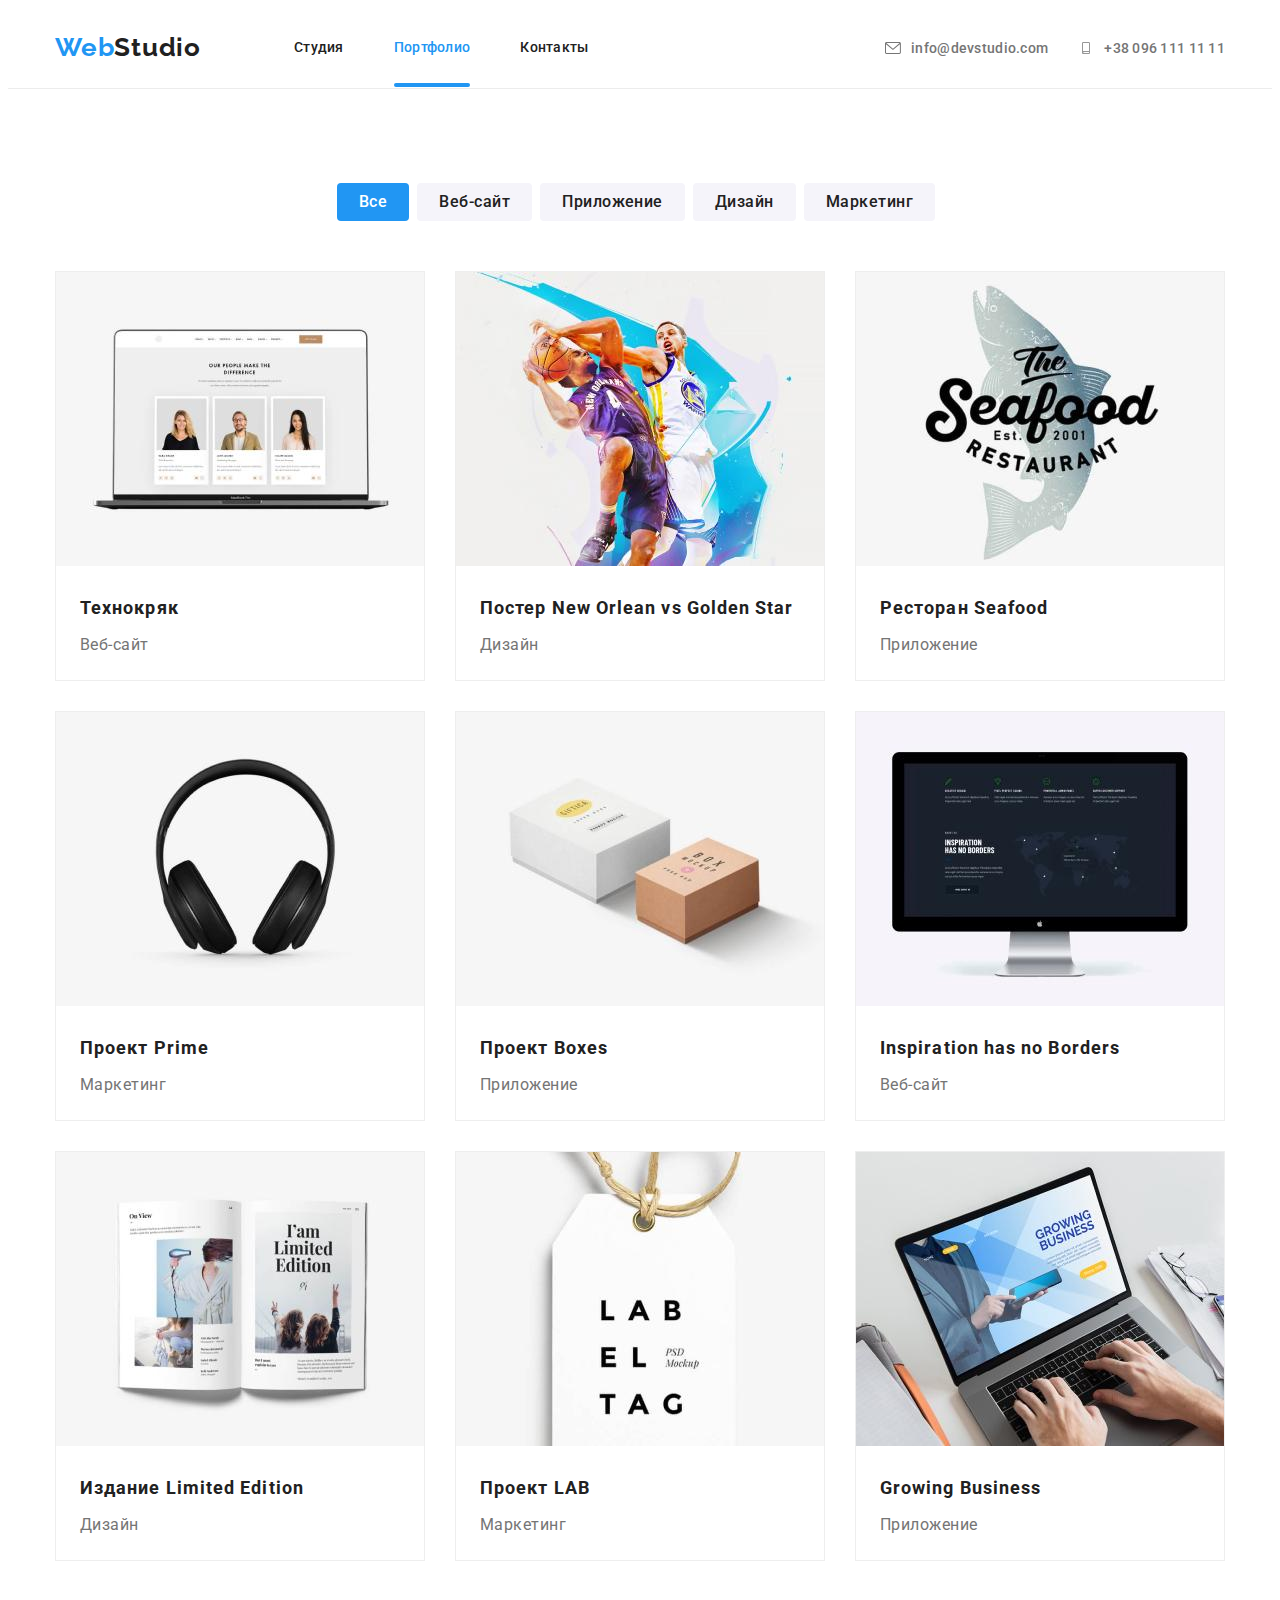
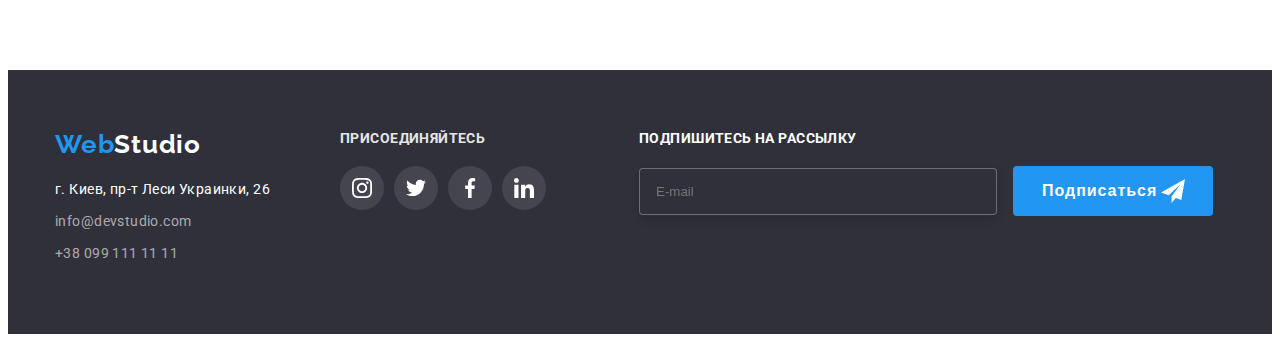
<file: portfolio.html>
<!DOCTYPE html>
<html lang="ru">
<head>
    <meta charset="UTF-8">
    <meta http-equiv="X-UA-Compatible" content="IE=edge">
    <meta name="viewport" content="width=device-width, initial-scale=1.0">
    <link rel="preconnect" href="https://fonts.googleapis.com">
    <link rel="preconnect" href="https://fonts.gstatic.com" crossorigin>
    <link href="https://fonts.googleapis.com/css2?family=Raleway:wght@700&family=Roboto:wght@400;500;700;900&display=swap"
        rel="stylesheet">
    <title>Портфоліо</title>
        <link rel="stylesheet" href="https://cdnjs.cloudflare.com/ajax/libs/modern-normalize/1.1.0/modern-normalize.min.css"
            integrity="sha512-wpPYUAdjBVSE4KJnH1VR1HeZfpl1ub8YT/NKx4PuQ5NmX2tKuGu6U/JRp5y+Y8XG2tV+wKQpNHVUX03MfMFn9Q=="
            crossorigin="anonymous" referrerpolicy="no-referrer" />
    <link rel="stylesheet" href="css/reset.css">
    <link rel="stylesheet" href="css/main.min.css">
</head>
<body class="body">
    <header class="header">
      <div class="container header__box">
        <a class="logo link" href="" lang="en">
          <span class="logo__color">Web</span>Studio
        </a>
      
        <nav class="navigation">
          <ul class="navigation__list list">
            <li class="navigation__item">
              <a class="navigation__link link " href="./index.html"> Студия</a>
            </li>
            <li class="navigation__item">
              <a class="navigation__link link current" href="">Портфолио</a>
            </li>
            <li class="navigation__item">
              <a class="navigation__link link" href="">Контакты</a>
            </li>
          </ul>
        </nav>

        <div class="contact">
        <a class="contact__link link" href="mailto:info@devstudio.com">
          <svg class="contact__icon" width="16" height="12">
            <use href="./images/icons.svg#icon-envelope-2"></use>
          </svg>
          info@devstudio.com</a>
        
        <a class="contact__link link" href="tel:+380961111111">
          <svg class="contact__icon" width="16" height="12">
            <use href="./images/icons.svg#icon-smartphone-2"></use>
          </svg>
          +38 096 111 11 11</a>
          </div>

          <button type="button" class="mob-menu__btn--open js-open-menu">
                <svg width="40" height="40">
                    <use href="images/icons.svg#icon-open_mob-menu"></use>
                </svg>
            </button>
        
        


                  <div class="mob-menu js-menu-container" id="mobile-menu" >
            <button type="button" class="mob-menu__btn--close js-close-menu">
                <svg width="40" height="40">
                    <use href="images/icons.svg#icon-close_mob-menu"></use>
                </svg>
            </button>
            <nav class=" mob-menu__nav">
                <ul class="mob-menu__list">
                    <li class="mob-menu__item"><a class="mob-menu__link mob-menu__link--current" href="./index.html">Студия</a>
                    </li>
                    <li class="mob-menu__item"><a class="mob-menu__link" href="./portfolio.html">Портфолио</a></li>
                    <li class="mob-menu__item"><a class="mob-menu__link" href="">Контакты</a></li>
                </ul>
            </nav>
            <div class="mob-menu__bottom">
                <a class="mob-menu__tel" href="tel:+380961111111">
                    +38 096 111 11 11
                </a>
                <a class="mob-menu__mail" href="mailto:info@devstudio.com">
                    info@devstudio.com
                </a>
                <ul class="mob-menu__social-list">
                    <li class="mob-menu__social-item">
                        <a href="" class="mob-menu__social-link">Instagram</a>
                    </li>
                    <li class="mob-menu__social-item">
                        <a href="" class="mob-menu__social-link">Twitter</a>
                    </li>
                    <li class="mob-menu__social-item">
                        <a href="" class="mob-menu__social-link">Facebook</a>
                    </li>
                    <li class="mob-menu__social-item">
                        <a href="" class="mob-menu__social-link">LinkedIn</a>
                    </li>
                </ul>
            </div>
        </div>

    </header>
    <main >
        <section class="portfolio">
            <!-- <div class="container"> -->
            <ul class="filter list ">
                <li class="filter__item"><a href=""><input class="filter__btn filter__btn-current" type="button" value="Все"></a></li>
                <li class="filter__item"><a href=""><input class="filter__btn" type="button" value="Веб-сайт"></a></li>
                <li class="filter__item"><a href=""><input class="filter__btn" type="button" value="Приложение"></a></li>
                <li class="filter__item"><a href=""><input class="filter__btn" type="button" value="Дизайн"></a></li>
                <li class="filter__item"><a href=""><input class="filter__btn" type="button" value="Маркетинг"></a></li>
            </ul>
            <ul class="project list">
                <li class="project__item">
                  <a href="" class="project__link link">
                  <div class="projeсt__overlay">
                              <picture class="projeсt__image">
                                <source 
                                srcset="
                                ./images/portfolio/portfolio-1-desktop.jpg 1x, 
                                ./images/portfolio/portfolio-1-desktop@2x.jpg 2x"
                                media="(min-width: 1200px)" />
                                <source 
                                srcset="
                                ./images/portfolio/portfolio-1-tablet.jpg 1x, 
                                ./images/portfolio/portfolio-1-tablet@2x.jpg 2x"
                                media="(min-width: 768px)" />
                                <source 
                                srcset="
                                ./images/portfolio/portfolio-1-mobile.jpg 1x, 
                                ./images/portfolio/portfolio-1-mobile@2x.jpg 2x"
                                media="(min-width: 480px)" />
                                <img 
                                src="./images/portfolio/portfolio-1-desktop.jpg" 
                                alt="Портрет Игорь Демьяненко">
                              </picture>

                    <p class="projeсt__overlay-text">Технокряк это современная площадка распространения коронавируса. Компании используют эту платформу для цифрового шпионажа и атак на защищённые сервера конкурентов.</p>
                  </div>
                    <div class="project__card">
                        <h3 class="projeсt__name">Технокряк</h3>
                        <p class="projeсt__part">Веб-сайт</p>
                    </div>
                    </a>
                </li>
                <li class="project__item">
                  <a href="" class="project__link link">
                    <div class="projeсt__overlay">
                              <picture>
                                <source 
                                srcset="
                                ./images/portfolio/portfolio-2-desktop.jpg 1x, 
                                ./images/portfolio/portfolio-2-desktop@2x.jpg 2x"
                                media="(min-width: 1200px)" />
                                <source 
                                srcset="
                                ./images/portfolio/portfolio-2-tablet.jpg 1x, 
                                ./images/portfolio/portfolio-2-tablet@2x.jpg 2x"
                                media="(min-width: 768px)" />
                                <source 
                                srcset="
                                ./images/portfolio/portfolio-2-mobile.jpg 1x, 
                                ./images/portfolio/portfolio-2-mobile@2x.jpg 2x"
                                media="(min-width: 480px)" />
                                <img 
                                src="./images/portfolio/portfolio-2-desktop.jpg" 
                                alt="Портрет Игорь Демьяненко">
                              </picture>

                    <p class="projeсt__overlay-text">Технокряк это современная площадка распространения коронавируса. Компании используют эту платформу для цифрового шпионажа и атак на защищённые сервера конкурентов.</p>
                  </div>
                    <div class="project__card">
                        <h3 class="projeсt__name">Постер <span lang="en">New Orlean vs Golden Star</span> </h3>
                        <p class="projeсt__part">Дизайн</p>
                    </div>
                </a>
                </li>
                <li class="project__item">
                  <a href="" class="project__link link">
                    <div class="projeсt__overlay">
                    <picture>
                                <source 
                                srcset="
                                ./images/portfolio/portfolio-3-desktop.jpg 1x, 
                                ./images/portfolio/portfolio-3-desktop@2x.jpg 2x"
                                media="(min-width: 1200px)" />
                                <source 
                                srcset="
                                ./images/portfolio/portfolio-3-tablet.jpg 1x, 
                                ./images/portfolio/portfolio-3-tablet@2x.jpg 2x"
                                media="(min-width: 768px)" />
                                <source 
                                srcset="
                                ./images/portfolio/portfolio-3-mobile.jpg 1x, 
                                ./images/portfolio/portfolio-3-mobile@2x.jpg 2x"
                                media="(min-width: 480px)" />
                                <img 
                                src="./images/portfolio/portfolio-3-desktop.jpg" 
                                alt="Портрет Игорь Демьяненко">
                              </picture>
                    <p class="projeсt__overlay-text">Технокряк это современная площадка распространения коронавируса. Компании используют эту платформу для цифрового шпионажа и атак на защищённые сервера конкурентов.</p>
                  </div>
                    <div class="project__card">
                        <h3 class="projeсt__name">Ресторан <span lang="en">Seafood</span> </h3>
                        <p class="projeсt__part">Приложение</p>
                    </div>
                </a>
                </li>
                <li class="project__item">
                  <a href="" class="project__link link">
                    <div class="projeсt__overlay">
                    <picture>
                                <source 
                                srcset="
                                ./images/portfolio/portfolio-4-desktop.jpg 1x, 
                                ./images/portfolio/portfolio-4-desktop@2x.jpg 2x"
                                media="(min-width: 1200px)" />
                                <source 
                                srcset="
                                ./images/portfolio/portfolio-4-tablet.jpg 1x, 
                                ./images/portfolio/portfolio-4-tablet@2x.jpg 2x"
                                media="(min-width: 768px)" />
                                <source 
                                srcset="
                                ./images/portfolio/portfolio-4-mobile.jpg 1x, 
                                ./images/portfolio/portfolio-4-mobile@2x.jpg 2x"
                                media="(min-width: 480px)" />
                                <img 
                                src="./images/portfolio/portfolio-4-desktop.jpg" 
                                alt="Портрет Игорь Демьяненко">
                              </picture>
                    <p class="projeсt__overlay-text">Технокряк это современная площадка распространения коронавируса. Компании используют эту платформу для цифрового шпионажа и атак на защищённые сервера конкурентов.</p>
                  </div>
                    <div class="project__card">
                        <h3 class="projeсt__name">Проект <span lang="en">Prime</span> </h3>
                        <p class="projeсt__part">Маркетинг</p>
                    </div>
                </a>
                </li>
                <li class="project__item">
                  <a href="" class="project__link link">
                    <div class="projeсt__overlay">
                    <picture>
                                <source 
                                srcset="
                                ./images/portfolio/portfolio-5-desktop.jpg 1x, 
                                ./images/portfolio/portfolio-5-desktop@2x.jpg 2x"
                                media="(min-width: 1200px)" />
                                <source 
                                srcset="
                                ./images/portfolio/portfolio-5-tablet.jpg 1x, 
                                ./images/portfolio/portfolio-5-tablet@2x.jpg 2x"
                                media="(min-width: 768px)" />
                                <source 
                                srcset="
                                ./images/portfolio/portfolio-5-mobile.jpg 1x, 
                                ./images/portfolio/portfolio-5-mobile@2x.jpg 2x"
                                media="(min-width: 480px)" />
                                <img 
                                src="./images/portfolio/portfolio-5-desktop.jpg" 
                                alt="Портрет Игорь Демьяненко">
                              </picture>
                    <p class="projeсt__overlay-text">Технокряк это современная площадка распространения коронавируса. Компании используют эту платформу для цифрового шпионажа и атак на защищённые сервера конкурентов.</p>
                  </div>
                    <div class="project__card"><h3 class="projeсt__name">Проект <span lang="en">Boxes</span> </h3>
                    <p class="projeсt__part">Приложение</p>
                </div>
                
                </li></a>
                <li class="project__item">
                    <a href="" class="project__link link">
                      <div class="projeсt__overlay">
                    <picture>
                                <source 
                                srcset="
                                ./images/portfolio/portfolio-6-desktop.jpg 1x, 
                                ./images/portfolio/portfolio-6-desktop@2x.jpg 2x"
                                media="(min-width: 1200px)" />
                                <source 
                                srcset="
                                ./images/portfolio/portfolio-6-tablet.jpg 1x, 
                                ./images/portfolio/portfolio-6-tablet@2x.jpg 2x"
                                media="(min-width: 768px)" />
                                <source 
                                srcset="
                                ./images/portfolio/portfolio-6-mobile.jpg 1x, 
                                ./images/portfolio/portfolio-6-mobile@2x.jpg 2x"
                                media="(min-width: 480px)" />
                                <img 
                                src="./images/portfolio/portfolio-6-desktop.jpg" 
                                alt="Портрет Игорь Демьяненко">
                              </picture>
                    <p class="projeсt__overlay-text">Технокряк это современная площадка распространения коронавируса. Компании используют эту платформу для цифрового шпионажа и атак на защищённые сервера конкурентов.</p>
                  </div>
                    <div class="project__card">
                        <h3 class="projeсt__name" lang="en">Inspiration has no Borders</h3>
                        <p class="projeсt__part">Веб-сайт</p>
                    </div>
                </a>
                </li>
                <li class="project__item">
                    <a href="" class="project__link link">
                      <div class="projeсt__overlay">
                    <picture>
                                <source 
                                srcset="
                                ./images/portfolio/portfolio-7-desktop.jpg 1x, 
                                ./images/portfolio/portfolio-7-desktop@2x.jpg 2x"
                                media="(min-width: 1200px)" />
                                <source 
                                srcset="
                                ./images/portfolio/portfolio-7-tablet.jpg 1x, 
                                ./images/portfolio/portfolio-7-tablet@2x.jpg 2x"
                                media="(min-width: 768px)" />
                                <source 
                                srcset="
                                ./images/portfolio/portfolio-7-mobile.jpg 1x, 
                                ./images/portfolio/portfolio-7-mobile@2x.jpg 2x"
                                media="(min-width: 480px)" />
                                <img 
                                src="./images/portfolio/portfolio-7-desktop.jpg" 
                                alt="Портрет Игорь Демьяненко">
                              </picture>
                    <p class="projeсt__overlay-text">Технокряк это современная площадка распространения коронавируса. Компании используют эту платформу для цифрового шпионажа и атак на защищённые сервера конкурентов.</p>
                  </div>
                    <div class="project__card">
                        <h3 class="projeсt__name">Издание <span lang="en">Limited Edition</span> </h3>
                        <p class="projeсt__part">Дизайн</p>
                    </div>
                </a>
                </li>
                <li class="project__item">
                    <a href="" class="project__link link">
                      <div class="projeсt__overlay">
                    <picture>
                                <source 
                                srcset="
                                ./images/portfolio/portfolio-8-desktop.jpg 1x, 
                                ./images/portfolio/portfolio-8-desktop@2x.jpg 2x"
                                media="(min-width: 1200px)" />
                                <source 
                                srcset="
                                ./images/portfolio/portfolio-8-tablet.jpg 1x, 
                                ./images/portfolio/portfolio-8-tablet@2x.jpg 2x"
                                media="(min-width: 768px)" />
                                <source 
                                srcset="
                                ./images/portfolio/portfolio-8-mobile.jpg 1x, 
                                ./images/portfolio/portfolio-8-mobile@2x.jpg 2x"
                                media="(min-width: 480px)" />
                                <img 
                                src="./images/portfolio/portfolio-8-desktop.jpg" 
                                alt="Портрет Игорь Демьяненко">
                              </picture>
                    <p class="projeсt__overlay-text">Технокряк это современная площадка распространения коронавируса. Компании используют эту платформу для цифрового шпионажа и атак на защищённые сервера конкурентов.</p>
                  </div>
                    <div class="project__card">
                        <h3 class="projeсt__name">Проект <span lang="en">LAB</span> </h3>
                        <p class="projeсt__part">Маркетинг</p>
                    </div>
                </a>
                </li>
                <li class="project__item">
                    <a href="" class="project__link link">
                      <div class="projeсt__overlay">
                    <picture>
                                <source 
                                srcset="
                                ./images/portfolio/portfolio-9-desktop.jpg 1x, 
                                ./images/portfolio/portfolio-9-desktop@2x.jpg 2x"
                                media="(min-width: 1200px)" />
                                <source 
                                srcset="
                                ./images/portfolio/portfolio-9-tablet.jpg 1x, 
                                ./images/portfolio/portfolio-9-tablet@2x.jpg 2x"
                                media="(min-width: 768px)" />
                                <source 
                                srcset="
                                ./images/portfolio/portfolio-9-mobile.jpg 1x, 
                                ./images/portfolio/portfolio-9-mobile@2x.jpg 2x"
                                media="(min-width: 480px)" />
                                <img 
                                src="./images/portfolio/portfolio-9-desktop.jpg" 
                                alt="Портрет Игорь Демьяненко">
                              </picture>
                    <p class="projeсt__overlay-text">Технокряк это современная площадка распространения коронавируса. Компании используют эту платформу для цифрового шпионажа и атак на защищённые сервера конкурентов.</p>
                  </div>
                    <div class="project__card">
                        <h3 class="projeсt__name" lang="en">Growing Business</h3>
                        <p class="projeсt__part">Приложение</p>
                    </div>
                </a>
                </li>
            </ul>
            
            <!-- </div> -->
        </section>
    </main>
    <footer class="footer">
      <section class="footer__box container">
        <div class="footer__tab">
        <div class="footer__address">
          <a class="footer__logo logo link" href="" lang="en"
            ><span class="logo__color">Web</span>Studio
          </a>
          <address class="footer__adr">
            <a
              class="footer__map link"
              href="https://goo.gl/maps/GrZTc98YmpMvjkZD6"
              target="_blank"
              rel="noopener noreferrer"
              >г. Киев, пр-т Леси Украинки, 26</a
            >
          </address>
          <a class="footer__link link" href="mailto:info@devstudio.com"
            >info@devstudio.com</a
          >
          <a class="footer__link link" href="tel:+380961111111"
            >+38 099 111 11 11</a
          >
        </div>
        <div class="join">
          <p class="join__title">присоединяйтесь</p>
          <ul class="join__list list">
            <li class="join__item">
              <a href="" class="join__link">
              <svg class="join__icon" width="20" height="20" >
                <use href="./images/icons.svg#icon-instagram-1-2"></use>
              </svg>
            </a>
          </li>
          <li class="join__item">
              <a href="" class="join__link">
              <svg class="join__icon" width="20" height="20" >
                <use href="./images/icons.svg#icon-twitter-1-2"></use>
              </svg>
            </a>
          </li>
          <li class="join__item">
              <a href="" class="join__link">
              <svg class="join__icon" width="20" height="20" >
                <use href="./images/icons.svg#icon-facebook-1-2"></use>
              </svg>
            </a>
          </li>
          <li class="join__item">
              <a href="" class="join__link">
              <svg class="join__icon" width="20" height="20" >
                <use href="./images/icons.svg#icon-linkedin-1-2"></use>
              </svg>
            </a>
          </li>
          </ul>
        </div>
        </div>

        <div class="subscribe">
          <h2 class="subscribe__text">Подпишитесь на рассылку</h2>
          <input type="email" placeholder="E-mail">
          <button class="subscribe__btn order__btn"><span></span> Подписаться    
              <svg class="join__icon" width="24" height="24" >
                <use href="./images/icons.svg#icon-telegram"></use>
              </svg>
          </button>
        </div>
      </section>
    </footer>
        <script defer src="js/mobile-menu.js"></script>

</body>
</html>
</file>
<file: css/main.min.css>
.container{width:480px;padding-left:15px;padding-right:15px;margin:0 auto}@media screen and (min-width: 768px){.container{width:768px}}@media screen and (min-width: 1200px){.container{width:1200px}}body{font-family:"Roboto", sans-serif;color:var(--body-color)}a{text-decoration:none}ul{list-style:none}.header{border-bottom:1px solid #ececec}.header__box{align-items:center;display:flex;padding-top:16px;padding-bottom:16px;height:60px}@media screen and (min-width: 767px){.header__box{padding-bottom:0;padding-top:26px;padding-bottom:26px;height:80px}}@media screen and (min-width: 1200px){.header__box{padding-top:24px;padding-bottom:25px}}.logo{color:var(--headlines-color);font-family:"Raleway";font-style:normal;font-weight:bold;font-size:24px;line-height:28px;letter-spacing:0.03em}@media screen and (min-width: 1200px){.logo{font-size:26px;line-height:31px}}.logo__color{color:var(--accent-color)}.contact{margin-left:auto}@media screen and (min-width: 1200px){.contact{display:flex}}.contact__icon{margin-right:10px;fill:currentColor}.contact__icon:hover,.contact__icon:focus{fill:currentColor}.contact__link{display:flex;align-items:center;font-style:normal;font-weight:500;font-size:12px;line-height:14px;letter-spacing:0.02em;color:var(--text-color);margin-bottom:10px;margin-left:auto;transition-property:color;transition-duration:var(--animation-duration);transition-timing-function:var(--timing-function)}.contact__link:hover,.contact__link:focus{color:var(--accent-color)}@media screen and (max-width: 767.5px){.contact__link{display:none}}@media screen and (min-width: 1200px){.contact__link{margin-bottom:0;margin-right:30px;font-size:14px;line-height:16px}}.contact__link:last-child{margin-right:0px;margin-bottom:0}.hero{background-color:var(--background-color);background-repeat:no-repeat;background-position:center;background-size:cover;max-width:480px;height:400px;margin:auto;padding-top:118px;padding-bottom:118px;text-align:center;background-image:linear-gradient(rgba(47,48,58,0.4), rgba(47,48,58,0.4)),url(../images/hero/hero-bg-mobile.jpg)}@media (min-device-pixel-ratio: 2), (min-resolution: 192dpi), (min-resolution: 2dppx){.hero{background-image:linear-gradient(rgba(47,48,58,0.4), rgba(47,48,58,0.4)),url(../images/hero/hero-bg-mobile@2x.jpg)}}@media screen and (min-width: 768px){.hero{background-image:linear-gradient(rgba(47,48,58,0.4), rgba(47,48,58,0.4)),url(../images/hero/hero-bg-tablet.jpg)}}@media screen and (min-width: 768px) and (min-device-pixel-ratio: 2), screen and (min-width: 768px) and (min-resolution: 192dpi), screen and (min-width: 768px) and (min-resolution: 2dppx){.hero{background-image:linear-gradient(rgba(47,48,58,0.4), rgba(47,48,58,0.4)),url(../images/hero/hero-bg-tablet@2x.jpg)}}@media screen and (min-width: 1200px){.hero{padding-top:200px;padding-bottom:200px;background-image:linear-gradient(rgba(47,48,58,0.4), rgba(47,48,58,0.4)),url(../images/hero/hero-bg-desktop.jpg)}}@media screen and (min-width: 1200px) and (min-device-pixel-ratio: 2), screen and (min-width: 1200px) and (min-resolution: 192dpi), screen and (min-width: 1200px) and (min-resolution: 2dppx){.hero{background-image:linear-gradient(rgba(47,48,58,0.4), rgba(47,48,58,0.4)),url(../images/hero/hero-bg-desktop@2x.jpg)}}@media screen and (min-width: 768px){.hero{max-width:768px}}@media screen and (min-width: 1200px){.hero{max-width:1600px;height:600px;padding-top:200px;padding-bottom:200px}}.hero__title{color:var(--text-white-color);font-style:normal;font-weight:900;font-size:26px;line-height:42px;text-align:center;letter-spacing:0.06em;text-transform:uppercase;max-width:360px;margin:0 auto;margin-bottom:30px}@media screen and (min-width: 1200px){.hero__title{max-width:696px;font-size:44px;line-height:60px}}.btn{background-color:var(--accent-color);color:var(--text-white-color);cursor:pointer;font-style:normal;font-weight:bold;font-size:16px;line-height:1.87;letter-spacing:0.06em;font-family:"Roboto";margin:0 auto;border:none;padding:10px 32px;box-shadow:0px 4px 4px rgba(0,0,0,0.15);border-radius:4px;transition-property:background-color;transition-duration:var(--animation-duration);transition-timing-function:var(--timing-function)}.btn:hover,.btn:focus{background-color:var(--accent-hover-color)}.features{padding-top:60px;padding-bottom:60px;width:auto}@media screen and (min-width: 1200px){.features{padding-top:94px;padding-bottom:94px}}.features__list{margin-bottom:-30px}@media screen and (min-width: 768px){.features__list{display:flex;flex-direction:row;flex-wrap:wrap;margin:-15px}}.features__item{width:450px;margin-bottom:30px}@media screen and (min-width: 768px){.features__item{width:calc((100% - 4 * 15px) / 2);margin:15px}}@media screen and (min-width: 1200px){.features__item{width:calc((100% - 8 * 15px) / 4);margin:15px}}.features__item::before{content:"";display:block;height:120px;margin-bottom:30px;background-color:#f5f4fa;background-size:70px, 70px;background-repeat:no-repeat;background-position:center;border-radius:4px}.attention-icon::before{background-image:url(../images/antenna.svg)}.punctuality-icon::before{background-image:url(../images/clock.svg)}.plan-icon::before{background-image:url(../images/diagram.svg)}.modern-icon::before{background-image:url(../images/astronaut.svg)}.features__name{color:var(--headlines-color);font-style:normal;font-weight:bold;font-size:14px;line-height:1.14;letter-spacing:0.03em;text-transform:uppercase;margin-bottom:10px;text-align:center}@media screen and (min-width: 768px){.features__name{text-align:left}}.features__description{color:var(--text-color);font-style:normal;font-weight:normal;font-size:14px;line-height:1.7;letter-spacing:0.03em}.services{padding-bottom:94px;display:none}@media screen and (min-width: 1200px){.services{display:block}}.services__title{color:var(--headlines-color);text-align:center;font-style:normal;font-weight:bold;font-size:36px;line-height:1.16;letter-spacing:0.03em;margin-bottom:50px}.pic{display:flex;flex-wrap:wrap}.pic__item{margin-right:30px;flex-basis:calc(100% / 3 - 30px);position:relative}.pic__item:nth-child(3n+3){margin-right:0}.pic__image-overlay{position:absolute;bottom:0;left:0;width:100%;max-height:70px;background:rgba(47,48,58,0.8);padding-top:27px;padding-bottom:27px}.pic__image-overlay-text{font-weight:bold;font-size:14px;line-height:16px;text-align:center;letter-spacing:0.03em;text-transform:uppercase;color:var(--text-white-color)}.team{background-color:var(--btn-color);padding-top:60px;padding-bottom:60px}@media screen and (min-width: 1200px){.team{padding-top:94px;padding-bottom:94px}}.team__list{margin-bottom:-30px}@media screen and (min-width: 768px){.team__list{display:flex;flex-wrap:wrap;margin:-15px}}.team__item{width:450px;margin-bottom:30px;background-color:var(--text-white-color);box-shadow:0px 1px 3px rgba(0,0,0,0.12),0px 1px 1px rgba(0,0,0,0.14),0px 2px 1px rgba(0,0,0,0.2);border-radius:0px 0px 4px 4px}@media screen and (min-width: 768px){.team__item{width:calc((100% - 4 * 15px) / 2);margin:15px}}@media screen and (min-width: 1200px){.team__item{width:calc((100% - 8 * 15px) / 4);margin:15px}}.team__image{width:100%}.team__title{color:var(--headlines-color);text-align:center;margin-bottom:30px;font-style:normal;font-weight:bold;font-size:28px;line-height:33px;letter-spacing:0.03em}@media screen and (min-width: 1200px){.team__title{margin-bottom:50px;font-size:36px;line-height:42px}}.team__name{color:var(--headlines-color);font-style:normal;font-weight:500;font-size:16px;line-height:1.18;text-align:center;letter-spacing:0.03em;margin-bottom:10px}.team__position{color:var(--text-color);font-style:normal;font-weight:normal;font-size:16px;line-height:1.18;text-align:center;letter-spacing:0.03em;margin-bottom:16px}.team__card{padding-top:30px;padding-bottom:30px}.social{display:flex;justify-content:center}.social__item+.social__item{margin-left:10px}.social__link{width:44px;height:44px;background-color:var(--text-white-color);display:flex;justify-content:center;align-items:center;border-radius:50%;fill:var(--social-color);transition-property:background-color, fill;transition-duration:var(--animation-duration);transition-timing-function:var(--timing-function)}.social__link:hover,.social__link:focus{background-color:var(--accent-color);fill:var(--text-white-color)}.client{padding-top:60px;padding-bottom:60px}@media screen and (min-width: 1200px){.client{padding-top:94px;padding-bottom:94px}}.client__title{font-size:28px;line-height:33px;text-align:center;letter-spacing:0.03em;color:var(--headlines-color);margin-bottom:30px}@media screen and (min-width: 1200px){.client__title{font-size:36px;line-height:42px;margin-bottom:50px}}.client__list{display:flex;flex-direction:row;flex-wrap:wrap;margin:-15px}.client__item{width:calc((100% - 4 * 15px) / 2);margin:15px}@media screen and (min-width: 768px){.client__item{width:calc((100% - 6 * 15px) / 3)}}@media screen and (min-width: 1200px){.client__item{width:calc((100% - 12 * 15px) / 6)}}.client__link{fill:var(--social-color);display:flex;justify-content:center;align-items:center;width:100%;height:92px;border:1px solid var(--social-color);border-radius:4px;transition-property:border;transition-duration:var(--animation-duration);transition-timing-function:var(--timing-function)}.client__link:focus,.client__link:hover{border:1px solid var(--accent-color)}.client__link:focus .client__icon,.client__link:hover .client__icon{fill:var(--accent-color)}.client__icon{fill:#afb1b8;transition-property:fill;transition-duration:var(--animation-duration);transition-timing-function:var(--timing-function)}.portfolio{padding-top:60px;padding-bottom:60px;width:480px;padding-left:15px;padding-right:15px;margin:0 auto}@media screen and (min-width: 768px){.portfolio{width:768px;padding-left:0;padding-right:0}}@media screen and (min-width: 1200px){.portfolio{width:1200px;padding-top:94px;padding-bottom:94px}}.filter{display:flex;flex-wrap:wrap;margin-top:-15px;margin-bottom:40px}@media screen and (min-width: 767px){.filter{justify-content:center;margin-bottom:30px}}@media screen and (min-width: 1200px){.filter{margin-bottom:50px}}.filter__item{margin-right:8px;margin-top:15px}@media screen and (min-width: 767px){.filter__item{margin-bottom:0}}.filter__btn{color:var(--headlines-color);background-color:var(--btn-color);cursor:pointer;font-style:normal;font-weight:500;font-size:16px;line-height:1.62;text-align:center;letter-spacing:0.03em;border-radius:4px;font-family:"Roboto";border:0;font-family:inherit;padding:6px 22px;transition-property:color, background-color, box-shadow;transition-duration:var(--animation-duration);transition-timing-function:var(--timing-function)}.filter__btn:hover,.filter__btn:focus{color:var(--text-white-color);background-color:var(--accent-color);box-shadow:0px 3px 1px rgba(0,0,0,0.1),0px 1px 2px rgba(0,0,0,0.08),0px 2px 2px rgba(0,0,0,0.12)}.filter__btn-current{background-color:var(--accent-color);color:var(--text-white-color)}.project{display:flex;flex-wrap:wrap;margin-top:-15px}.project__item{background-color:var(--text-white-color);border:1px solid #eeeeee;width:450px;margin-top:30px;cursor:pointer;transition-property:box-shadow;transition-duration:var(--animation-duration);transition-timing-function:var(--timing-function)}.project__item:focus,.project__item:hover{box-shadow:0px 1px 1px rgba(0,0,0,0.12),0px 4px 4px rgba(0,0,0,0.06),1px 4px 6px rgba(0,0,0,0.16)}@media screen and (min-width: 767px){.project__item{width:calc((100% - 4*15px)/2);margin:15px}}@media screen and (min-width: 1200px){.project__item{width:calc((100% - 6*15px)/3)}}.project__card{padding:20px 24px}.projeсt__name{color:var(--headlines-color);font-style:normal;font-weight:bold;font-size:18px;line-height:2;letter-spacing:0.06em;margin-bottom:4px}.projeсt__part{color:var(--text-color);font-style:normal;font-weight:normal;font-size:16px;line-height:1.87;letter-spacing:0.03em}.projeсt__image{display:block}.projeсt__overlay{position:relative;overflow:hidden}.projeсt__overlay-text{position:absolute;width:100%;height:100%;left:0;top:0;font-size:18px;line-height:28px;letter-spacing:0.03em;background:rgba(33,150,243,0.9);color:var(--text-white-color);padding:63px 24px;transform:translateY(101%);transition:var(--timing-function1)}.project__link:hover .projeсt__overlay-text,.project__link:focus .projeсt__overlay-text{transform:translateY(0%)}.footer{padding-top:60px;padding-bottom:60px;background-color:var(--background-color)}.footer__box{display:block;text-align:center}@media screen and (min-width: 768px) and (max-width: 1200px){.footer__box .footer__tab{display:flex;justify-content:center}}@media screen and (min-width: 1200px){.footer__box{display:flex;text-align:left}.footer__box .footer__tab{display:flex;justify-content:center}}@media screen and (min-width: 768px){.footer__address{margin-right:165px}}@media screen and (min-width: 1200px){.footer__address{margin-right:70px}}.footer__logo{color:var(--text-white-color);line-height:1.1}.footer__adr{font-style:normal;margin-top:20px;margin-bottom:8px}.footer__map{color:var(--text-white-color);font-style:normal;font-weight:normal;font-size:14px;line-height:1.71;letter-spacing:0.03em}.footer__link{color:rgba(255,255,255,0.6);font-style:normal;font-weight:normal;font-size:14px;line-height:1.71;letter-spacing:0.03em;display:block;margin-bottom:8px;transition-property:color;transition-duration:var(--animation-duration);transition-timing-function:var(--timing-function)}.footer__link:hover,.footer__link:focus{color:var(--text-white-color)}.join{display:block;text-align:center;justify-content:center;margin-top:60px}@media screen and (min-width: 768px){.join{margin-top:0}}@media screen and (min-width: 1200px){.join{text-align:left}}.join__title{font-style:normal;font-weight:bold;font-size:14px;line-height:16px;letter-spacing:0.03em;text-transform:uppercase;margin-bottom:20px}.join__list{display:flex;justify-content:center}@media screen and (min-width: 1200px){.join__list{justify-content:left}}.join__item+.join__item{margin-left:10px}.join__link{width:44px;height:44px;display:flex;justify-content:center;align-items:center;border-radius:50%;background-color:rgba(255,255,255,0.1);fill:var(--text-white-color);transition-property:background-color;transition-duration:var(--animation-duration);transition-timing-function:var(--timing-function)}.join__link:hover,.join__link:focus{background-color:var(--accent-color)}.subscribe{display:block;margin-top:60px}@media screen and (min-width: 1200px){.subscribe{margin-top:0;margin-left:93px}}.subscribe__text{font-weight:bold;font-size:14px;line-height:16px;letter-spacing:0.03em;text-transform:uppercase;color:var(--text-white-color);margin-bottom:20px}.subscribe input{width:450px;padding:15px 16px;background-color:var(--background-color);border:1px solid rgba(255,255,255,0.3);box-sizing:border-box;filter:drop-shadow(0px 4px 4px rgba(0,0,0,0.15));border-radius:4px;color:var(--text-color);margin-bottom:20px}@media screen and (min-width: 1200px){.subscribe input{width:358px;margin-right:12px}}.subscribe__btn{cursor:pointer;width:200px;padding:10px 28px 10px 29px;text-align:left;background-color:var(--accent-color);border-radius:4px;border:0;font-weight:bold;font-size:16px;line-height:30px;letter-spacing:0.06em;color:#ffffff;position:relative;transition-property:background-color;transition-duration:var(--animation-duration);transition-timing-function:var(--timing-function);display:block;margin:auto}@media screen and (min-width: 1200px){.subscribe__btn{display:inline}}.subscribe__btn:hover,.subscribe__btn:focus{background-color:var(--accent-hover-color)}.subscribe svg{fill:var(--text-white-color);width:24px;height:24px;position:absolute;right:28px;top:13px}.backdrop{position:fixed;top:0;left:0;width:100%;height:100%;background:rgba(0,0,0,0.2)}.backdrop.is-hidden{opacity:0;pointer-events:none;visibility:hidden}.backdrop.is-hidden .modal{transform:translate(-50%, -50%) scale(0.1)}.modal{width:450px;position:absolute;top:50%;left:50%;transform:translate(-50%, -50%) scale(1);transition:var(--timing-function1);background:#ffffff;box-shadow:0px 1px 3px rgba(0,0,0,0.12),0px 1px 1px rgba(0,0,0,0.14),0px 2px 1px rgba(0,0,0,0.2);border-radius:4px;padding:40px}@media screen and (min-width: 1200px){.modal{width:528px}}.modal__form{display:flex;flex-direction:column;align-items:center}.modal__request{font-weight:bold;font-size:20px;line-height:30px;text-align:center;letter-spacing:0.03em;color:var(--headlines-color);margin-bottom:12px}@media screen and (min-width: 1200px){.modal__request{line-height:23px}}.modal__label{display:flex;flex-direction:column-reverse;margin-bottom:10px;font-size:12px;line-height:14px;letter-spacing:0.01em;color:var(--text-color);position:relative}.modal__icon{fill:var(--background-color);position:absolute;left:12px;top:50%;transition-property:fill;transition-duration:var(--animation-duration);transition-timing-function:var(--timing-function)}.modal__input{width:370px;min-height:40px;margin-top:4px;padding-left:42px;border:1px solid rgba(33,33,33,0.2);box-sizing:border-box;border-radius:4px;transition-property:border-color;transition-duration:var(--animation-duration);transition-timing-function:var(--timing-function)}.modal__input:focus{border-color:var(--accent-hover-color);outline:0}.modal__input:focus ~ .modal__icon{fill:var(--accent-color)}@media screen and (min-width: 1200px){.modal__input{width:448px}}.modal__textarea{display:flex;flex-direction:column}.modal__dsc{font-style:normal;font-weight:normal;font-size:12px;line-height:14px;letter-spacing:0.01em;color:var(--text-color)}.modal__checkbox-link{color:var(--accent-color);margin-left:5px}.modal__btn-send{width:200px;height:50px;background-color:var(--accent-color);box-shadow:0px 4px 4px rgba(0,0,0,0.15);border-radius:4px;border:none;color:var(--text-white-color);font-size:16px;line-height:30px;letter-spacing:0.06em;transition-property:color;transition-duration:var(--animation-duration);transition-timing-function:var(--timing-function)}.modal__btn-send:hover,.modal__btn-send:focus{background-color:var(--accent-hover-color)}.modal__btn-close{position:absolute;top:8px;right:8px;width:30px;height:30px;border-radius:50%;border:1px solid rgba(0,0,0,0.1);background-color:var(--text-white-color);cursor:pointer;transition-property:color;transition-duration:var(--animation-duration);transition-timing-function:var(--timing-function)}.modal__btn-close:hover,.modal__btn-close:focus{color:var(--accent-color)}.modal__btn-close:hover .modal__icon-close,.modal__btn-close:focus .modal__icon-close{fill:currentColor}.comment{resize:none;width:370px;height:120px;margin-top:4px;margin-bottom:20px;padding:12px 16px;border:1px solid rgba(33,33,33,0.2);box-sizing:border-box;border-radius:4px;display:flex;flex-direction:column-reverse;transition-property:border-color;transition-duration:var(--animation-duration);transition-timing-function:var(--timing-function)}.comment:focus{border-color:var(--accent-color);outline:0}@media screen and (min-width: 1200px){.comment{width:448px}}.checkbox{font-size:12px;line-height:14px;letter-spacing:0.03em;color:var(--text-color);margin-bottom:30px;display:flex;align-items:center}@media screen and (min-width: 1200px){.checkbox{font-size:14px;line-height:24px}}.checkbox__input{position:absolute;width:1px;height:1px;margin:-1px;border:0;padding:0;clip:rect(0 0 0 0);overflow:hidden}.checkbox__input:checked+.checkbox__icon{background-color:var(--accent-color);border:none;background-image:url(../images/check.svg)}.checkbox__icon{width:16px;height:15px;display:inline-block;background-repeat:no-repeat;background-position:center;background-origin:border-box;border-radius:2px;margin-right:7px;border:2px solid var(--headlines-color);transition-property:background-color, border-color;transition-duration:var(--animation-duration);transition-timing-function:var(--timing-function)}.checkbox__link{color:var(--accent-color)}:root{--headlines-color: #212121;--text-color: #757575;--background-color: #2f303a;--accent-color: #2196f3;--accent-hover-color: #188ce8;--text-white-color: #ffffff;--btn-color: #f5f4fa;--body-color: #e5e5e5;--social-color: #afb1b8;--timing-function: cubic-bezier(0.4, 0, 0.2, 1);--animation-duration: 250ms;--timing-function1: transform 250ms cubic-bezier(0.4, 0, 0.2, 1);--background-color-menu: #ffffff}.navigation{display:flex}@media screen and (max-width: 767.5px){.navigation{display:none}}.navigation__link{color:var(--headlines-color);font-style:normal;font-weight:500;font-size:14px;line-height:1.14;letter-spacing:0.02em;padding-top:32px;padding-bottom:32px;display:block;transition-property:color;transition-duration:var(--animation-duration);transition-timing-function:var(--timing-function)}.navigation__link:hover,.navigation__link:focus{color:var(--accent-color)}.current{color:var(--accent-color);position:relative}.current::after{content:" ";position:absolute;height:4px;width:100%;bottom:0;left:0;background:var(--accent-color);border-radius:2px}.navigation__list{margin-left:88px;display:flex}@media screen and (min-width: 1200px){.navigation__list{margin-left:93px}}.navigation__item{margin-right:50px}.navigation__item:last-child{margin-right:0px}.mob-menu{position:fixed;top:0;left:0;width:100vw;height:100vh;z-index:999;padding:48px 40px;display:flex;flex-direction:column;justify-content:space-between;background-color:var(--background-color-menu);transform:translateX(100%);transition-property:transform;transition-duration:var(--animation-duration);transition-timing-function:var(--timing-function)}.mob-menu.is-open{transform:translateX(0)}@media screen and (max-width: 479px){.mob-menu{padding:38px 30px}}@media screen and (min-width: 768px){.mob-menu{display:none}}.mob-menu__btn--open{margin-left:auto}.mob-menu__btn--open,.mob-menu__btn--close{display:flex;justify-content:center;align-items:center;padding:0;border:none;background-color:transparent;fill:var(--font-color3);transition:fill var(--animation-duration) var(--timing-function)}.mob-menu__btn--open:hover,.mob-menu__btn--open:focus,.mob-menu__btn--close:hover,.mob-menu__btn--close:focus{fill:var(--accent-color)}@media screen and (min-width: 767px){.mob-menu__btn--open{display:none}}.mob-menu__btn--close{position:absolute;top:10px;right:15px}.mob-menu__item:not(:last-child){margin-bottom:32px}.mob-menu__link{display:block;color:var(--headlines-color);font-weight:500;font-size:40px;line-height:calc(47 / 40);letter-spacing:0.02em}.mob-menu__link:hover,.mob-menu__link:focus{color:var(--accent-color)}.mob-menu__link--current{color:var(--accent-color)}.mob-menu__tel{display:block;font-weight:500;font-size:34px;line-height:calc(40 / 34);letter-spacing:0.02em;color:var(--accent-color);margin-bottom:32px}.mob-menu__mail{display:block;font-weight:500;font-size:24px;line-height:calc(28 / 24);letter-spacing:0.02em;color:var(--text-color);margin-bottom:64px}.mob-menu__social-list{display:flex}.mob-menu__social-item{padding:0px 10px;border-right:1px solid rgba(33,33,33,0.2)}.mob-menu__social-item:first-child{padding-left:0}.mob-menu__social-item:last-child{border-right:none}.mob-menu__social-link{font-weight:500;font-size:18px;line-height:calc(22 / 18);letter-spacing:0.02em;color:var(--accent-color)}
/*# sourceMappingURL=main.min.css.map */
</file>
